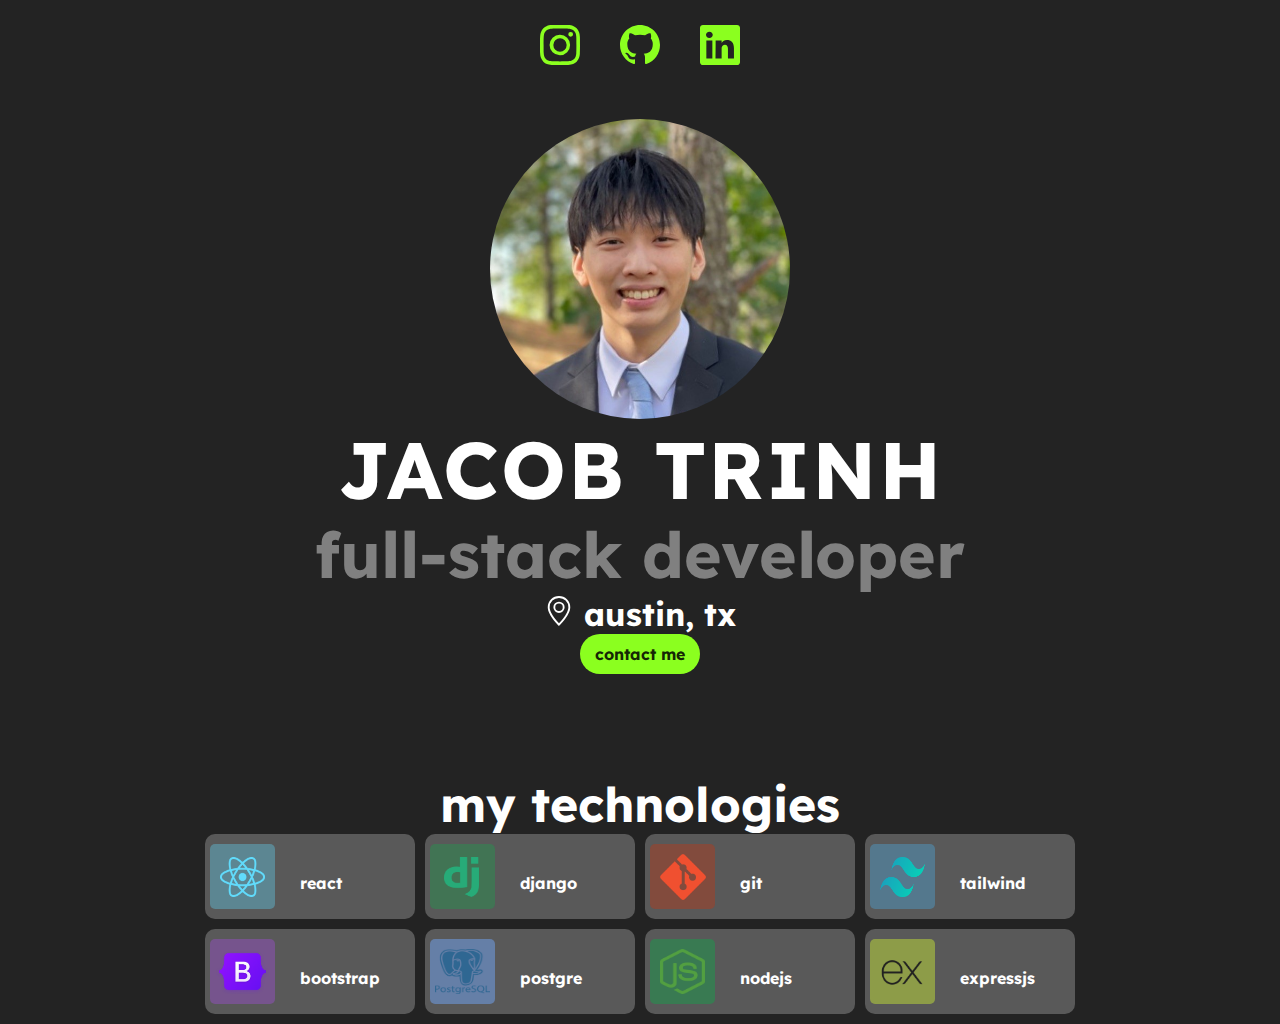
<file: index.html>
<!DOCTYPE html>
<html lang="en">
<head>
    <meta charset="UTF-8">
    <meta name="viewport" content="width=device-width, initial-scale=1.0">
    <title>Jacob's Website</title>
    <link rel="preconnect" href="https://fonts.googleapis.com">
    <link rel="preconnect" href="https://fonts.gstatic.com" crossorigin>
    <link href="https://fonts.googleapis.com/css2?family=Funnel+Sans:ital,wght@0,300..800;1,300..800&family=Lexend:wght@100..900&display=swap" rel="stylesheet">
    <link href="https://cdn.jsdelivr.net/npm/bootstrap@5.3.6/dist/css/bootstrap.min.css" rel="stylesheet" integrity="sha384-4Q6Gf2aSP4eDXB8Miphtr37CMZZQ5oXLH2yaXMJ2w8e2ZtHTl7GptT4jmndRuHDT" crossorigin="anonymous">
    <script src="https://cdn.jsdelivr.net/npm/bootstrap@5.3.6/dist/js/bootstrap.bundle.min.js" integrity="sha384-j1CDi7MgGQ12Z7Qab0qlWQ/Qqz24Gc6BM0thvEMVjHnfYGF0rmFCozFSxQBxwHKO" crossorigin="anonymous"></script>
    <link rel="stylesheet" href="style.css">
</head>
<body>

    <div class="navbar">
        <a target= _blank href="https://www.instagram.com/jacobtrinh/?hl=en" class="instagram-icon"><svg xmlns="http://www.w3.org/2000/svg" width="40" height="40" fill="rgb(139, 255, 31)" class="bi bi-instagram" viewBox="0 0 16 16">
            <path d="M8 0C5.829 0 5.556.01 4.703.048 3.85.088 3.269.222 2.76.42a3.9 3.9 0 0 0-1.417.923A3.9 3.9 0 0 0 .42 2.76C.222 3.268.087 3.85.048 4.7.01 5.555 0 5.827 0 8.001c0 2.172.01 2.444.048 3.297.04.852.174 1.433.372 1.942.205.526.478.972.923 1.417.444.445.89.719 1.416.923.51.198 1.09.333 1.942.372C5.555 15.99 5.827 16 8 16s2.444-.01 3.298-.048c.851-.04 1.434-.174 1.943-.372a3.9 3.9 0 0 0 1.416-.923c.445-.445.718-.891.923-1.417.197-.509.332-1.09.372-1.942C15.99 10.445 16 10.173 16 8s-.01-2.445-.048-3.299c-.04-.851-.175-1.433-.372-1.941a3.9 3.9 0 0 0-.923-1.417A3.9 3.9 0 0 0 13.24.42c-.51-.198-1.092-.333-1.943-.372C10.443.01 10.172 0 7.998 0zm-.717 1.442h.718c2.136 0 2.389.007 3.232.046.78.035 1.204.166 1.486.275.373.145.64.319.92.599s.453.546.598.92c.11.281.24.705.275 1.485.039.843.047 1.096.047 3.231s-.008 2.389-.047 3.232c-.035.78-.166 1.203-.275 1.485a2.5 2.5 0 0 1-.599.919c-.28.28-.546.453-.92.598-.28.11-.704.24-1.485.276-.843.038-1.096.047-3.232.047s-2.39-.009-3.233-.047c-.78-.036-1.203-.166-1.485-.276a2.5 2.5 0 0 1-.92-.598 2.5 2.5 0 0 1-.6-.92c-.109-.281-.24-.705-.275-1.485-.038-.843-.046-1.096-.046-3.233s.008-2.388.046-3.231c.036-.78.166-1.204.276-1.486.145-.373.319-.64.599-.92s.546-.453.92-.598c.282-.11.705-.24 1.485-.276.738-.034 1.024-.044 2.515-.045zm4.988 1.328a.96.96 0 1 0 0 1.92.96.96 0 0 0 0-1.92m-4.27 1.122a4.109 4.109 0 1 0 0 8.217 4.109 4.109 0 0 0 0-8.217m0 1.441a2.667 2.667 0 1 1 0 5.334 2.667 2.667 0 0 1 0-5.334"/>
        </svg></a>
        <a class="github-icon"><svg xmlns="http://www.w3.org/2000/svg" width="40" height="40" fill="rgb(139, 255, 31)" class="bi bi-github" viewBox="0 0 16 16">
            <path d="M8 0C3.58 0 0 3.58 0 8c0 3.54 2.29 6.53 5.47 7.59.4.07.55-.17.55-.38 0-.19-.01-.82-.01-1.49-2.01.37-2.53-.49-2.69-.94-.09-.23-.48-.94-.82-1.13-.28-.15-.68-.52-.01-.53.63-.01 1.08.58 1.23.82.72 1.21 1.87.87 2.33.66.07-.52.28-.87.51-1.07-1.78-.2-3.64-.89-3.64-3.95 0-.87.31-1.59.82-2.15-.08-.2-.36-1.02.08-2.12 0 0 .67-.21 2.2.82.64-.18 1.32-.27 2-.27s1.36.09 2 .27c1.53-1.04 2.2-.82 2.2-.82.44 1.1.16 1.92.08 2.12.51.56.82 1.27.82 2.15 0 3.07-1.87 3.75-3.65 3.95.29.25.54.73.54 1.48 0 1.07-.01 1.93-.01 2.2 0 .21.15.46.55.38A8.01 8.01 0 0 0 16 8c0-4.42-3.58-8-8-8"/>
        </svg></a>
        <a target= _blank href="https://www.linkedin.com/in/jacob-trinh/" class="linkedin-icon"><svg xmlns="http://www.w3.org/2000/svg" width="40" height="40" fill="rgb(139, 255, 31)" class="bi bi-linkedin" viewBox="0 0 16 16">
            <path d="M0 1.146C0 .513.526 0 1.175 0h13.65C15.474 0 16 .513 16 1.146v13.708c0 .633-.526 1.146-1.175 1.146H1.175C.526 16 0 15.487 0 14.854zm4.943 12.248V6.169H2.542v7.225zm-1.2-8.212c.837 0 1.358-.554 1.358-1.248-.015-.709-.52-1.248-1.342-1.248S2.4 3.226 2.4 3.934c0 .694.521 1.248 1.327 1.248zm4.908 8.212V9.359c0-.216.016-.432.08-.586.173-.431.568-.878 1.232-.878.869 0 1.216.662 1.216 1.634v3.865h2.401V9.25c0-2.22-1.184-3.252-2.764-3.252-1.274 0-1.845.7-2.165 1.193v.025h-.016l.016-.025V6.169h-2.4c.03.678 0 7.225 0 7.225z"/>
        </svg></a>
    </div>

    <div class="container">
        <img class="profile-picture" src="/images/jacob-pfp.png" alt="Jacob Trinh">
        <p class="name">JACOB TRINH</p>
        <p class="description">full-stack developer</p>
        <p class="location">
            <svg xmlns="http://www.w3.org/2000/svg" width="30" height="30" fill="currentColor" class="bi bi-geo-alt" viewBox="0 0 16 16">
            <path d="M12.166 8.94c-.524 1.062-1.234 2.12-1.96 3.07A32 32 0 0 1 8 14.58a32 32 0 0 1-2.206-2.57c-.726-.95-1.436-2.008-1.96-3.07C3.304 7.867 3 6.862 3 6a5 5 0 0 1 10 0c0 .862-.305 1.867-.834 2.94M8 16s6-5.686 6-10A6 6 0 0 0 2 6c0 4.314 6 10 6 10"/>
            <path d="M8 8a2 2 0 1 1 0-4 2 2 0 0 1 0 4m0 1a3 3 0 1 0 0-6 3 3 0 0 0 0 6"/>
            </svg>
            austin, <span class="tx">tx</span>
        </p>
        
        <a href="mailto:jacobtrinh@utexas.edu"><button class="contact-me">contact me</button></a>
    </div>

    <div class="technologies-section">
        <p class="my-tech">my technologies</p>
        <div class="cards">
            <div class="container2">
                <div class="card">
                    <div class="tech1">
                        <img class="react-icon" src="/images/react-icon.png">
                    </div>
                    <p>react</p>
                </div>

                <div class="card">
                    <div class="tech2">
                        <img class="django-icon" src="/images/django-icon.png">
                    </div>
                    <p>django</p>
                </div>

                <div class="card">
                    <div class="tech3">
                        <img class="git-icon" src="/images/git-icon.png">
                    </div>
                    <p>git</p>
                </div>

                <div class="card">
                    <div class="tech4">
                        <img class="tailwind-icon" src="/images/tailwind-icon.png">
                    </div>
                    <p>tailwind</p>
                </div>
                
            </div>
            <div class="container2">
                <div class="card">
                    <div class="tech5">
                        <img class="bootstrap-icon" src="/images/bootstrap-icon.png">
                    </div>
                    <p>bootstrap</p>
                </div>
                <div class="card">
                    <div class="tech6">
                        <img class="postgre-icon" src="/images/postgre-icon.png">
                    </div>
                    <p>postgre</p>
                </div>
                <div class="card">
                    <div class="tech7">
                        <img class="node-icon" src="/images/node-icon.png">
                    </div>
                    <p>nodejs</p>
                </div>
                <div class="card">
                    <div class="tech8">
                        <img class="express-icon" src="/images/express-icon.png">
                    </div>
                    <p>expressjs</p>
                </div>
            </div>
        </div>
    </div>
    
</body>
</html>
</file>
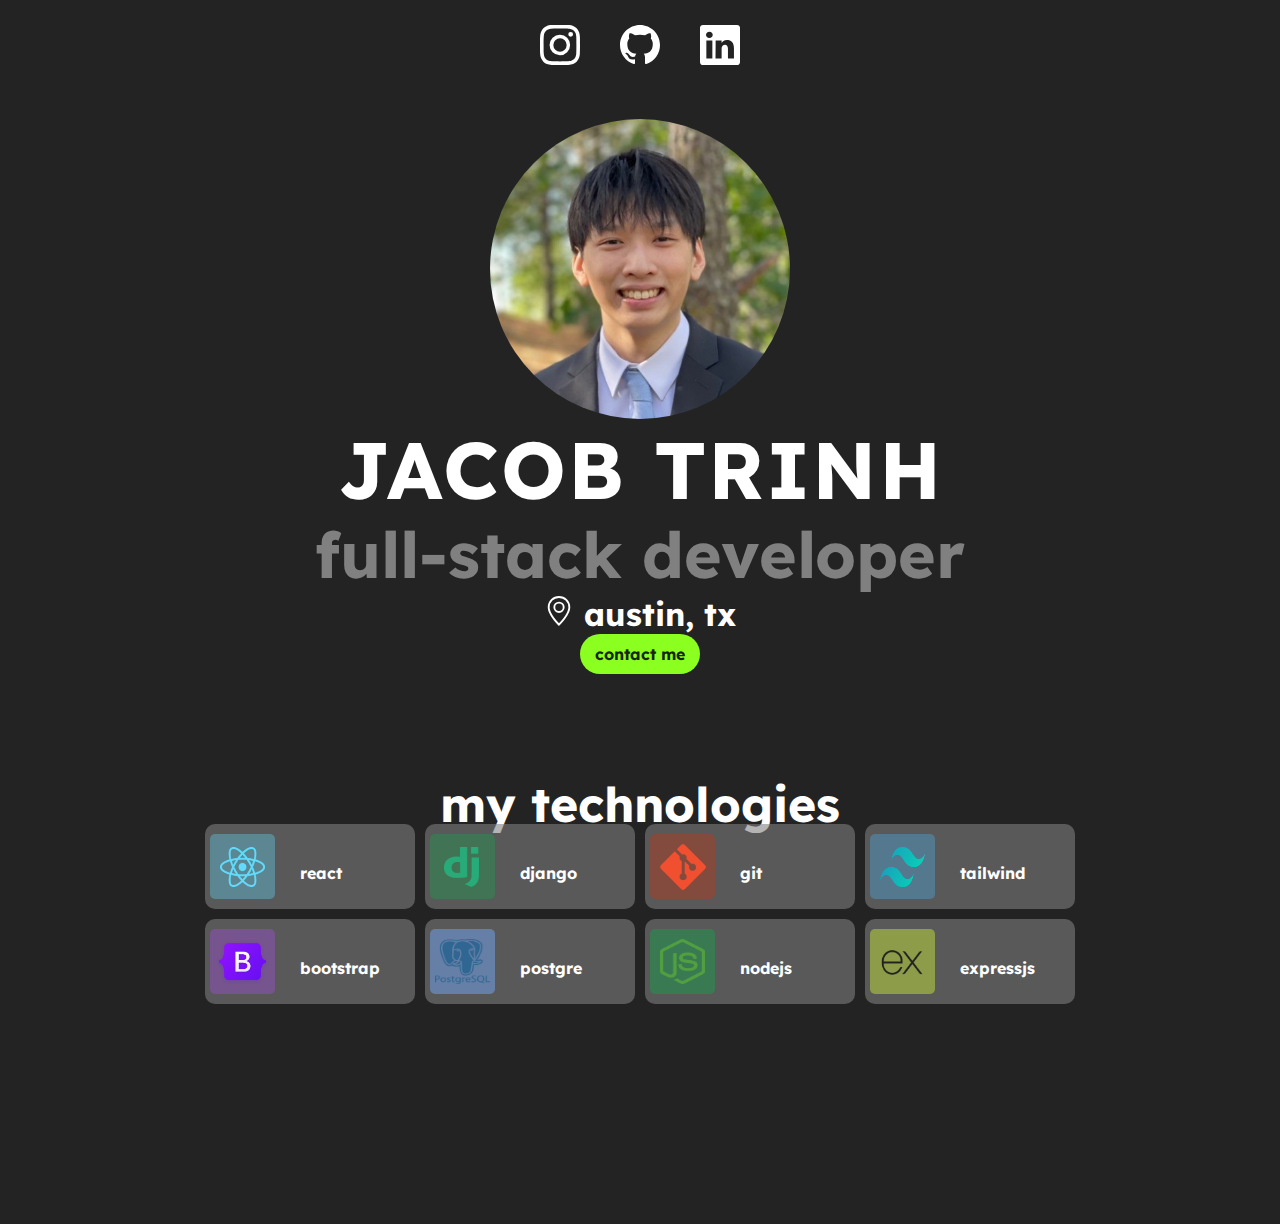
<file: images/index.html>
<!DOCTYPE html>
<html lang="en">
<head>
    <meta charset="UTF-8">
    <meta name="viewport" content="width=device-width, initial-scale=1.0">
    <title>Jacob's Website</title>
    <link rel="preconnect" href="https://fonts.googleapis.com">
    <link rel="preconnect" href="https://fonts.gstatic.com" crossorigin>
    <link href="https://fonts.googleapis.com/css2?family=Funnel+Sans:ital,wght@0,300..800;1,300..800&family=Lexend:wght@100..900&display=swap" rel="stylesheet">
    <link href="https://cdn.jsdelivr.net/npm/bootstrap@5.3.6/dist/css/bootstrap.min.css" rel="stylesheet" integrity="sha384-4Q6Gf2aSP4eDXB8Miphtr37CMZZQ5oXLH2yaXMJ2w8e2ZtHTl7GptT4jmndRuHDT" crossorigin="anonymous">
    <script src="https://cdn.jsdelivr.net/npm/bootstrap@5.3.6/dist/js/bootstrap.bundle.min.js" integrity="sha384-j1CDi7MgGQ12Z7Qab0qlWQ/Qqz24Gc6BM0thvEMVjHnfYGF0rmFCozFSxQBxwHKO" crossorigin="anonymous"></script>
    <link rel="stylesheet" href="style.css">
</head>
<body>

    <div class="navbar">
        <a target= _blank href="https://www.instagram.com/jacobtrinh/?hl=en" class="instagram-icon"><svg xmlns="http://www.w3.org/2000/svg" width="40" height="40" fill="white" class="bi bi-instagram" viewBox="0 0 16 16">
            <path d="M8 0C5.829 0 5.556.01 4.703.048 3.85.088 3.269.222 2.76.42a3.9 3.9 0 0 0-1.417.923A3.9 3.9 0 0 0 .42 2.76C.222 3.268.087 3.85.048 4.7.01 5.555 0 5.827 0 8.001c0 2.172.01 2.444.048 3.297.04.852.174 1.433.372 1.942.205.526.478.972.923 1.417.444.445.89.719 1.416.923.51.198 1.09.333 1.942.372C5.555 15.99 5.827 16 8 16s2.444-.01 3.298-.048c.851-.04 1.434-.174 1.943-.372a3.9 3.9 0 0 0 1.416-.923c.445-.445.718-.891.923-1.417.197-.509.332-1.09.372-1.942C15.99 10.445 16 10.173 16 8s-.01-2.445-.048-3.299c-.04-.851-.175-1.433-.372-1.941a3.9 3.9 0 0 0-.923-1.417A3.9 3.9 0 0 0 13.24.42c-.51-.198-1.092-.333-1.943-.372C10.443.01 10.172 0 7.998 0zm-.717 1.442h.718c2.136 0 2.389.007 3.232.046.78.035 1.204.166 1.486.275.373.145.64.319.92.599s.453.546.598.92c.11.281.24.705.275 1.485.039.843.047 1.096.047 3.231s-.008 2.389-.047 3.232c-.035.78-.166 1.203-.275 1.485a2.5 2.5 0 0 1-.599.919c-.28.28-.546.453-.92.598-.28.11-.704.24-1.485.276-.843.038-1.096.047-3.232.047s-2.39-.009-3.233-.047c-.78-.036-1.203-.166-1.485-.276a2.5 2.5 0 0 1-.92-.598 2.5 2.5 0 0 1-.6-.92c-.109-.281-.24-.705-.275-1.485-.038-.843-.046-1.096-.046-3.233s.008-2.388.046-3.231c.036-.78.166-1.204.276-1.486.145-.373.319-.64.599-.92s.546-.453.92-.598c.282-.11.705-.24 1.485-.276.738-.034 1.024-.044 2.515-.045zm4.988 1.328a.96.96 0 1 0 0 1.92.96.96 0 0 0 0-1.92m-4.27 1.122a4.109 4.109 0 1 0 0 8.217 4.109 4.109 0 0 0 0-8.217m0 1.441a2.667 2.667 0 1 1 0 5.334 2.667 2.667 0 0 1 0-5.334"/>
        </svg></a>
        <a class="github-icon"><svg xmlns="http://www.w3.org/2000/svg" width="40" height="40" fill="white" class="bi bi-github" viewBox="0 0 16 16">
            <path d="M8 0C3.58 0 0 3.58 0 8c0 3.54 2.29 6.53 5.47 7.59.4.07.55-.17.55-.38 0-.19-.01-.82-.01-1.49-2.01.37-2.53-.49-2.69-.94-.09-.23-.48-.94-.82-1.13-.28-.15-.68-.52-.01-.53.63-.01 1.08.58 1.23.82.72 1.21 1.87.87 2.33.66.07-.52.28-.87.51-1.07-1.78-.2-3.64-.89-3.64-3.95 0-.87.31-1.59.82-2.15-.08-.2-.36-1.02.08-2.12 0 0 .67-.21 2.2.82.64-.18 1.32-.27 2-.27s1.36.09 2 .27c1.53-1.04 2.2-.82 2.2-.82.44 1.1.16 1.92.08 2.12.51.56.82 1.27.82 2.15 0 3.07-1.87 3.75-3.65 3.95.29.25.54.73.54 1.48 0 1.07-.01 1.93-.01 2.2 0 .21.15.46.55.38A8.01 8.01 0 0 0 16 8c0-4.42-3.58-8-8-8"/>
        </svg></a>
        <a target= _blank href="https://www.linkedin.com/in/jacob-trinh/" class="linkedin-icon"><svg xmlns="http://www.w3.org/2000/svg" width="40" height="40" fill="white" class="bi bi-linkedin" viewBox="0 0 16 16">
            <path d="M0 1.146C0 .513.526 0 1.175 0h13.65C15.474 0 16 .513 16 1.146v13.708c0 .633-.526 1.146-1.175 1.146H1.175C.526 16 0 15.487 0 14.854zm4.943 12.248V6.169H2.542v7.225zm-1.2-8.212c.837 0 1.358-.554 1.358-1.248-.015-.709-.52-1.248-1.342-1.248S2.4 3.226 2.4 3.934c0 .694.521 1.248 1.327 1.248zm4.908 8.212V9.359c0-.216.016-.432.08-.586.173-.431.568-.878 1.232-.878.869 0 1.216.662 1.216 1.634v3.865h2.401V9.25c0-2.22-1.184-3.252-2.764-3.252-1.274 0-1.845.7-2.165 1.193v.025h-.016l.016-.025V6.169h-2.4c.03.678 0 7.225 0 7.225z"/>
        </svg></a>
    </div>

    <div class="container">
        <img class="profile-picture" src="/images/jacob-pfp.png" alt="Jacob Trinh">
        <p class="name">JACOB TRINH</p>
        <p class="description">full-stack developer</p>
        <p class="location">
            <svg xmlns="http://www.w3.org/2000/svg" width="30" height="30" fill="currentColor" class="bi bi-geo-alt" viewBox="0 0 16 16">
            <path d="M12.166 8.94c-.524 1.062-1.234 2.12-1.96 3.07A32 32 0 0 1 8 14.58a32 32 0 0 1-2.206-2.57c-.726-.95-1.436-2.008-1.96-3.07C3.304 7.867 3 6.862 3 6a5 5 0 0 1 10 0c0 .862-.305 1.867-.834 2.94M8 16s6-5.686 6-10A6 6 0 0 0 2 6c0 4.314 6 10 6 10"/>
            <path d="M8 8a2 2 0 1 1 0-4 2 2 0 0 1 0 4m0 1a3 3 0 1 0 0-6 3 3 0 0 0 0 6"/>
            </svg>
            austin, <span class="tx">tx</span>
        </p>
        
        <button class="contact-me">contact me</button>
    </div>

    <div class="technologies-section">
        <p class="my-tech">my technologies</p>
        <div class="cards">
            <div class="container2">
                <div class="card">
                    <div class="tech1">
                        <img class="react-icon" src="/images/react-icon.png">
                    </div>
                    <p>react</p>
                </div>

                <div class="card">
                    <div class="tech2">
                        <img class="django-icon" src="/images/django-icon.png">
                    </div>
                    <p>django</p>
                </div>

                <div class="card">
                    <div class="tech3">
                        <img class="git-icon" src="/images/git-icon.png">
                    </div>
                    <p>git</p>
                </div>

                <div class="card">
                    <div class="tech4">
                        <img class="tailwind-icon" src="/images/tailwind-icon.png">
                    </div>
                    <p>tailwind</p>
                </div>
                
            </div>
            <div class="container2">
                <div class="card">
                    <div class="tech5">
                        <img class="bootstrap-icon" src="/images/bootstrap-icon.png">
                    </div>
                    <p>bootstrap</p>
                </div>
                <div class="card">
                    <div class="tech6">
                        <img class="postgre-icon" src="/images/postgre-icon.png">
                    </div>
                    <p>postgre</p>
                </div>
                <div class="card">
                    <div class="tech7">
                        <img class="node-icon" src="/images/node-icon.png">
                    </div>
                    <p>nodejs</p>
                </div>
                <div class="card">
                    <div class="tech8">
                        <img class="express-icon" src="/images/express-icon.png">
                    </div>
                    <p>expressjs</p>
                </div>
            </div>
        </div>
    </div>
    
</body>
</html>
</file>
<file: style.css>
* {
    margin: 0;
    padding: 0;
}

body {
    background-color: rgba(0, 0, 0, 0.863);
}

p {
    color: white;
    font-weight: bold;
    font-family: "Lexend";
}

.container {
    display: flex;
    flex-direction: column;
    justify-content: center;
    align-items: center;
    margin-top: 50px;
}

.container2 {
    display: flex;
    flex-wrap: wrap;
    flex-direction: row;
    justify-content: center;
    align-content: center;
    gap: 10px;
    margin-bottom: 10px;
}

.profile-picture {
    border-radius: 50%;
    height: 300px;
}

.navbar {
    display: flex;
    justify-content: center;
    align-items: center;
    gap: 40px;
    padding-top: 25px;
}

.name {
    margin-bottom: -5px;
    font-size: 5rem;
    letter-spacing: 2px;
    color: white;
}

.description {
    font-size: 4rem;
    color: gray;
    margin-top: 0px;
    margin-bottom: 0px;
}

.location {
    font-size: 2rem;
}

.contact-me {
    background-color: rgb(139, 255, 31);
    font-family: "Lexend";
    font-weight: bold;
    font-size: 1rem;
    color: rgba(0, 0, 0, 0.863);
    width: 120px;
    height: 40px;
    border-radius: 20px;
    border: none;
    transition: width .8s, height .8s, font-size .8s, background-color .8s;
}

.contact-me:hover {
    width: 130px;
    height: 42px;
    font-size: 1.1rem;
    transition: width .8s, height .8s, font-size .8s;
}

.contact-me:active {
    background-color: rgb(210, 252, 171);
}

.instagram-icon, .github-icon, .linkedin-icon {
    cursor: pointer;
}

.my-tech {
    display:flex;
    justify-content: center;
    margin-top: 100px;
    font-size: 3rem;
}

.card {
    display: flex;
    flex-direction: row;
    justify-content: flex-start;
    align-items: center;
    gap: 25px;
    height: 75px;
    width: 200px;
    border-radius: 10px;
    background-color: rgba(128, 128, 128, 0.589);
    padding: 5px;
    transition: background-color .6s;
}

.card > p {
    margin-top: 13px;
}

.card:hover {
    background-color: rgba(128, 128, 128, 0.788);
    transition: background-color .6s;
}

.tech1 {
    display: flex;
    justify-content: center;
    align-items: center;
    width: 65px;
    height: 65px;
    background-color: rgb(97, 218, 251, 0.35);
    border-radius: 5px;
}

.react-icon {
    width: 45px;
    height: 40px;
}

.tech2 {
    display: flex;
    justify-content: center;
    align-items: center;
    width: 65px;
    height: 65px;
    background-color: rgba(19, 165, 75, 0.35);
    border-radius: 5px;
}

.django-icon {
    margin-left: -3px;
    width: 35px;
    height: 40px;
}

.tech3 {
    display: flex;
    justify-content: center;
    align-items: center;
    width: 65px;
    height: 65px;
    background-color: rgba(206, 49, 10, 0.35);
    border-radius: 5px;
}

.git-icon {
    width: 48px;
    height: 48px;
}

.tech4 {
    display: flex;
    justify-content: center;
    align-items: center;
    width: 65px;
    height: 65px;
    background-color: rgba(76, 182, 243, 0.342);
    border-radius: 5px;
}

.tailwind-icon {
    width: 45px;
    height: 40px;
}

.tech5 {
    display: flex;
    justify-content: center;
    align-items: center;
    width: 65px;
    height: 65px;
    background-color: rgba(176, 76, 243, 0.342);
    border-radius: 5px;
}

.bootstrap-icon {
    width: 55px;
    height: 45px;
}

.tech6 {
    display: flex;
    justify-content: center;
    align-items: center;
    width: 65px;
    height: 65px;
    background-color: rgba(113, 165, 243, 0.507);
    border-radius: 5px;
}

.postgre-icon {
    width: 55px;
    height: 45px;
}

.tech7 {
    display: flex;
    justify-content: center;
    align-items: center;
    width: 65px;
    height: 65px;
    background-color: rgba(19, 165, 75, 0.445);
    border-radius: 5px;
}

.node-icon {
    width: 45px;
    height: 45px;
}

.tech8 {
    display: flex;
    justify-content: center;
    align-items: center;
    width: 65px;
    height: 65px;
    background-color: rgba(207, 241, 53, 0.445);
    border-radius: 5px;
}

.express-icon {
    width: 45px;
    height: 45px;
}
</file>
<file: images/style.css>
* {
    margin: 0;
    padding: 0;
}

body {
    background-color: rgba(0, 0, 0, 0.863);
}

p {
    color: white;
    font-weight: bold;
    font-family: "Lexend";
}

.container {
    display: flex;
    flex-direction: column;
    justify-content: center;
    align-items: center;
    margin-top: 50px;
}

.container2 {
    display: flex;
    flex-wrap: wrap;
    flex-direction: row;
    justify-content: center;
    align-content: center;
    gap: 10px;
    margin-bottom: 10px;
}

.profile-picture {
    float: right;
    border-radius: 50%;
    height: 300px;
}

.navbar {
    display: flex;
    justify-content: center;
    align-items: center;
    gap: 40px;
    padding-top: 25px;
}

.name {
    margin-bottom: -5px;
    font-size: 5rem;
    letter-spacing: 2px;
    color: white;
}

.description {
    font-size: 4rem;
    color: gray;
    margin-top: 0px;
    margin-bottom: 0px;
}

.location {
    font-size: 2rem;
}

.contact-me {
    background-color: rgb(139, 255, 31);
    font-family: "Lexend";
    font-weight: bold;
    font-size: 1rem;
    color: rgba(0, 0, 0, 0.863);
    width: 120px;
    height: 40px;
    border-radius: 20px;
    border: none;
    transition: width .8s, height .8s, font-size .8s;
}

.contact-me:hover {
    width: 130px;
    height: 42px;
    font-size: 1.1rem;
    transition: width .8s, height .8s, font-size .8s;
}

.instagram-icon, .github-icon, .linkedin-icon {
    cursor: pointer;
}

.my-tech {
    display:flex;
    justify-content: center;
    margin-top: 100px;
    font-size: 3rem;
    height: 50vh;
}

.card {
    display: flex;
    flex-direction: row;
    justify-content: flex-start;
    align-items: center;
    gap: 25px;
    height: 75px;
    width: 200px;
    border-radius: 10px;
    background-color: rgba(128, 128, 128, 0.589);
    padding: 5px;
    transition: background-color .6s;
}

.card > p {
    margin-top: 13px;
}

.card:hover {
    background-color: rgba(128, 128, 128, 0.788);
    transition: background-color .6s;
}

.cards {
    margin-top: -400px;
}

.tech1 {
    display: flex;
    justify-content: center;
    align-items: center;
    width: 65px;
    height: 65px;
    background-color: rgb(97, 218, 251, 0.35);
    border-radius: 5px;
}

.react-icon {
    width: 45px;
    height: 40px;
}

.tech2 {
    display: flex;
    justify-content: center;
    align-items: center;
    width: 65px;
    height: 65px;
    background-color: rgba(19, 165, 75, 0.35);
    border-radius: 5px;
}

.django-icon {
    margin-left: -3px;
    width: 35px;
    height: 40px;
}

.tech3 {
    display: flex;
    justify-content: center;
    align-items: center;
    width: 65px;
    height: 65px;
    background-color: rgba(206, 49, 10, 0.35);
    border-radius: 5px;
}

.git-icon {
    width: 48px;
    height: 48px;
}

.tech4 {
    display: flex;
    justify-content: center;
    align-items: center;
    width: 65px;
    height: 65px;
    background-color: rgba(76, 182, 243, 0.342);
    border-radius: 5px;
}

.tailwind-icon {
    width: 45px;
    height: 40px;
}

.tech5 {
    display: flex;
    justify-content: center;
    align-items: center;
    width: 65px;
    height: 65px;
    background-color: rgba(176, 76, 243, 0.342);
    border-radius: 5px;
}

.bootstrap-icon {
    width: 55px;
    height: 45px;
}

.tech6 {
    display: flex;
    justify-content: center;
    align-items: center;
    width: 65px;
    height: 65px;
    background-color: rgba(113, 165, 243, 0.507);
    border-radius: 5px;
}

.postgre-icon {
    width: 55px;
    height: 45px;
}

.tech7 {
    display: flex;
    justify-content: center;
    align-items: center;
    width: 65px;
    height: 65px;
    background-color: rgba(19, 165, 75, 0.445);
    border-radius: 5px;
}

.node-icon {
    width: 45px;
    height: 45px;
}

.tech8 {
    display: flex;
    justify-content: center;
    align-items: center;
    width: 65px;
    height: 65px;
    background-color: rgba(207, 241, 53, 0.445);
    border-radius: 5px;
}

.express-icon {
    width: 45px;
    height: 45px;
}

@media (max-width: 500) {
    .container2 {
    display: flex;
    flex-wrap: wrap;
    flex-direction: column;
    justify-content: center;
    align-content: center;
    gap: 10px;
    margin-bottom: 10px;
}
}
</file>
